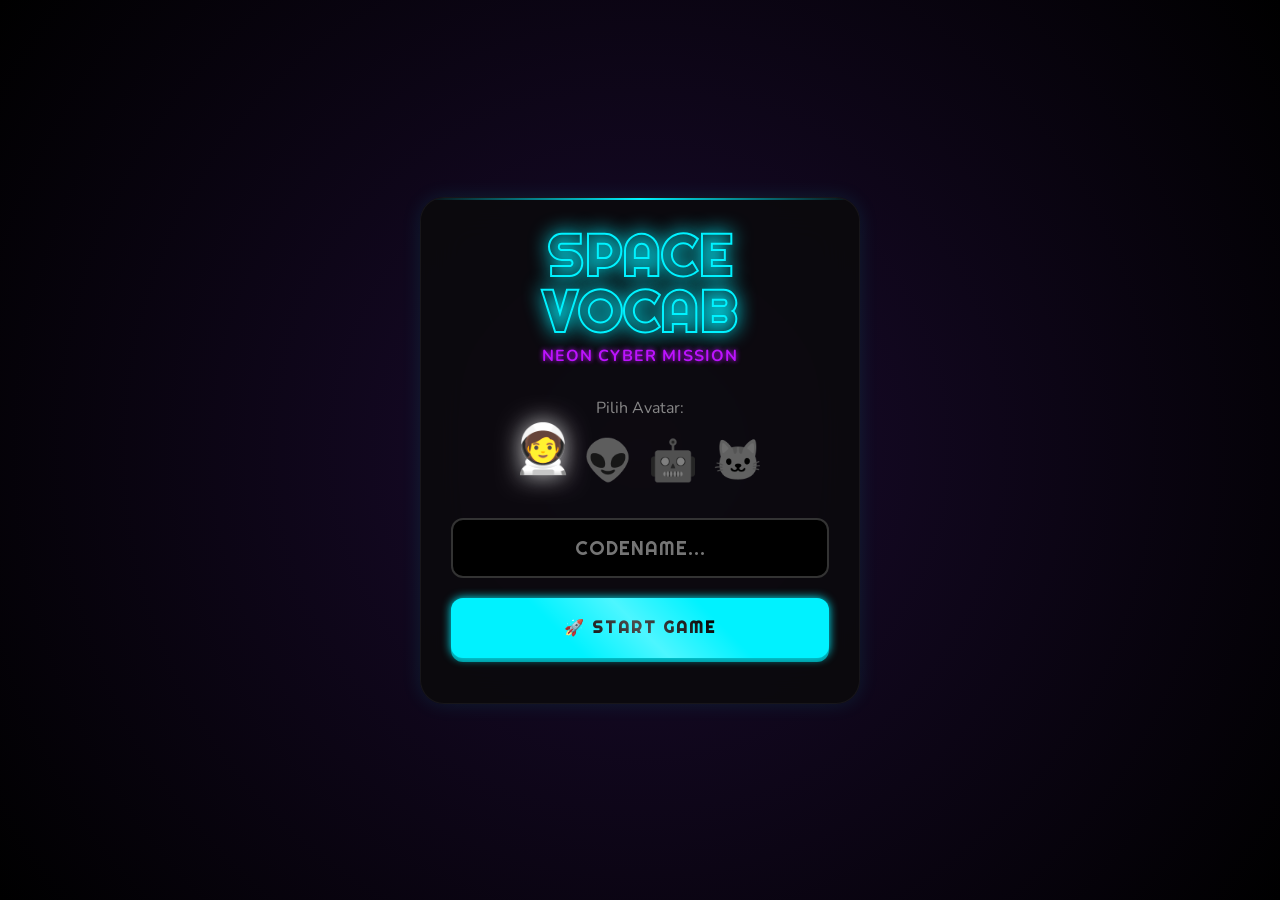
<file: index.html>
<!DOCTYPE html>
<html lang="id">

<head>
    <meta charset="UTF-8">
    <meta name="viewport" content="width=device-width, initial-scale=1.0, maximum-scale=1.0, user-scalable=no">
    <title>Space Vocab: Neon Edition</title>

    <link href="https://fonts.googleapis.com/css2?family=Nunito:wght@400;700;900&family=Righteous&display=swap"
        rel="stylesheet">

    <link rel="stylesheet" href="css/main.css">
    <link rel="stylesheet" href="css/login.css">

    <link rel="stylesheet" href="css/dashboard.css">
    <link rel="stylesheet" href="css/game.css">
    <link rel="stylesheet" href="css/leaderboard.css">
    <link rel="stylesheet" href="css/editor.css">
</head>

<body>

    <div class="area">
        <ul class="circles">
            <li></li>
            <li></li>
            <li></li>
            <li></li>
            <li></li>
            <li></li>
            <li></li>
            <li></li>
            <li></li>
            <li></li>
        </ul>
    </div>
    <canvas id="confetti-canvas"></canvas>

    <div id="app-container">

        <section id="login-screen" class="screen active">
            <div class="glass-panel center-panel">
                <div class="logo-area">
                    <h1 class="game-title">SPACE<br>VOCAB</h1>
                    <p class="subtitle">Neon Cyber Mission</p>
                </div>
                <div class="avatar-selector">
                    <p style="margin-bottom: 10px; color: #888;">Pilih Avatar:</p>
                    <div class="avatars-grid">
                        <div class="avatar-opt selected" data-avatar="🧑‍🚀">🧑‍🚀</div>
                        <div class="avatar-opt" data-avatar="👽">👽</div>
                        <div class="avatar-opt" data-avatar="🤖">🤖</div>
                        <div class="avatar-opt" data-avatar="🐱">🐱</div>
                    </div>
                </div>
                <div class="input-group" style="width: 100%;">
                    <input type="text" id="username-input" placeholder="CODENAME..." autocomplete="off" maxlength="10">
                </div>
                <button onclick="login()" class="btn-push btn-primary">🚀 START GAME</button>
            </div>
        </section>

        <section id="dashboard-screen" class="screen">
            <div class="glass-panel dashboard-panel">
                <header class="dash-header">
                    <div class="avatar-circle" id="display-avatar">🧑‍🚀</div>
                    <div class="user-details">
                        <h3 id="display-username">Player</h3>
                        <span class="badge">Rank: Cyber Cadet</span>
                        <div class="score-card">HIGHSCORE <span class="value" id="display-highscore">0</span></div>
                    </div>
                </header>
                <div class="menu-buttons">
                    <button onclick="showLevelSelect()" class="btn-menu btn-play">⚔️ PLAY STORY</button>
                    <button onclick="showLeaderboard()" class="btn-menu btn-rank">🏆 RANK</button>
                    <button onclick="logout()" class="btn-menu btn-exit">🚪 EXIT</button>
                </div>
            </div>
        </section>

        <section id="game-screen" class="screen">
            <div class="glass-panel game-panel">
                <div class="game-top-bar">
                    <button onclick="quitGame()" class="btn-icon"
                        style="font-size: 1.5rem; background:none; border:none; cursor:pointer;">🏳️</button>
                    <div class="score-pill">💎 <span id="current-score">0</span></div>
                    <div class="hp-wrapper">❤️ <div class="hp-track">
                            <div id="hp-fill"></div>
                        </div>
                    </div>
                </div>
                <div class="battle-stage">
                    <div class="enemy-floater">
                        <span class="enemy-emoji">👾</span>
                        <div class="shadow-pulse"></div>
                    </div>
                    <div class="question-card-pop">
                        <small style="color: #888; letter-spacing: 2px;">TRANSLATE:</small>
                        <h2 id="question-word">Loading...</h2>
                    </div>
                </div>
                <div class="control-deck">
                    <div id="feedback-area"></div>
                    <input type="text" id="answer-input" placeholder="JAWABAN..." autocomplete="off">
                    <button onclick="submitAnswer()" class="btn-push btn-action">⚡ FIRE! (ENTER)</button>
                </div>
            </div>
        </section>

        <section id="leaderboard-screen" class="screen">
            <div class="glass-panel center-panel">
                <h2>HALL OF FAME</h2>
                <ul id="leaderboard-list" class="scrollable-list"></ul>
                <button onclick="showDashboard()" class="btn-push btn-secondary">BACK TO BASE</button>
            </div>
        </section>

        <section id="level-screen" class="screen">
            <div class="glass-panel center-panel">
                <h2 style="color:var(--primary); margin-bottom:20px; text-shadow:0 0 10px var(--primary);">MISSION LOG
                </h2>

                <div id="level-list" class="scrollable-list" style="max-height: 300px; width:100%;"></div>

                <div style="margin-top: 20px; width: 100%;">
                    <button onclick="openEditor()" class="btn-push btn-action">➕ NEW MISSION</button>
                    <button onclick="showDashboard()" class="btn-push btn-secondary">BACK</button>
                </div>
            </div>
        </section>

        <section id="editor-screen" class="screen">
            <div class="glass-panel center-panel"
                style="justify-content: flex-start; padding-top: 30px; min-height: auto;">

                <h2 style="color:var(--secondary); margin-bottom:5px; text-shadow: 0 0 10px var(--secondary);">CREATE
                    MISSION</h2>
                <p id="day-label" style="color:#fff; margin-bottom:15px; font-weight:bold;">Day ...</p>

                <div style="width: 100%; text-align: left;">
                    <label class="input-label">PASTE WORDS HERE:</label>
                    <textarea id="input-bulk" class="neon-textarea" placeholder="Example:
                            Run - Lari
                            Walk - Jalan
                            Eat - Makan">
                    </textarea>
                </div>

                <button onclick="processBulkInput()" class="btn-push btn-action"
                    style="margin-top: 15px; margin-bottom: 15px;">
                    ⬇️ PROCESS & ADD
                </button>

                <div style="width:100%; text-align:left;">
                    <label class="input-label">PREVIEW:</label>
                    <ul id="preview-list" class="scrollable-list" style="height: 120px; margin-bottom: 15px;">
                    </ul>
                </div>

                <div style="display:flex; gap:10px; width:100%; margin-top: 0;">
                    <button onclick="saveLevel()" class="btn-push btn-primary">💾 SAVE</button>
                    <button onclick="showLevelSelect()" class="btn-push btn-danger">CANCEL</button>
                </div>
            </div>
        </section>

    </div>

    <audio id="sfx-win" src="assets/true.mp3"></audio>
    <audio id="sfx-lose" src="assets/wrong.mp3"></audio>

    <script src="js/core.js"></script>
    <script src="js/login.js"></script>

    <script src="js/dashboard.js"></script>
    <script src="js/game.js"></script>
    <script src="js/leaderboard.js"></script>
    <script src="js/editor.js"></script>

</body>

</html>
</file>
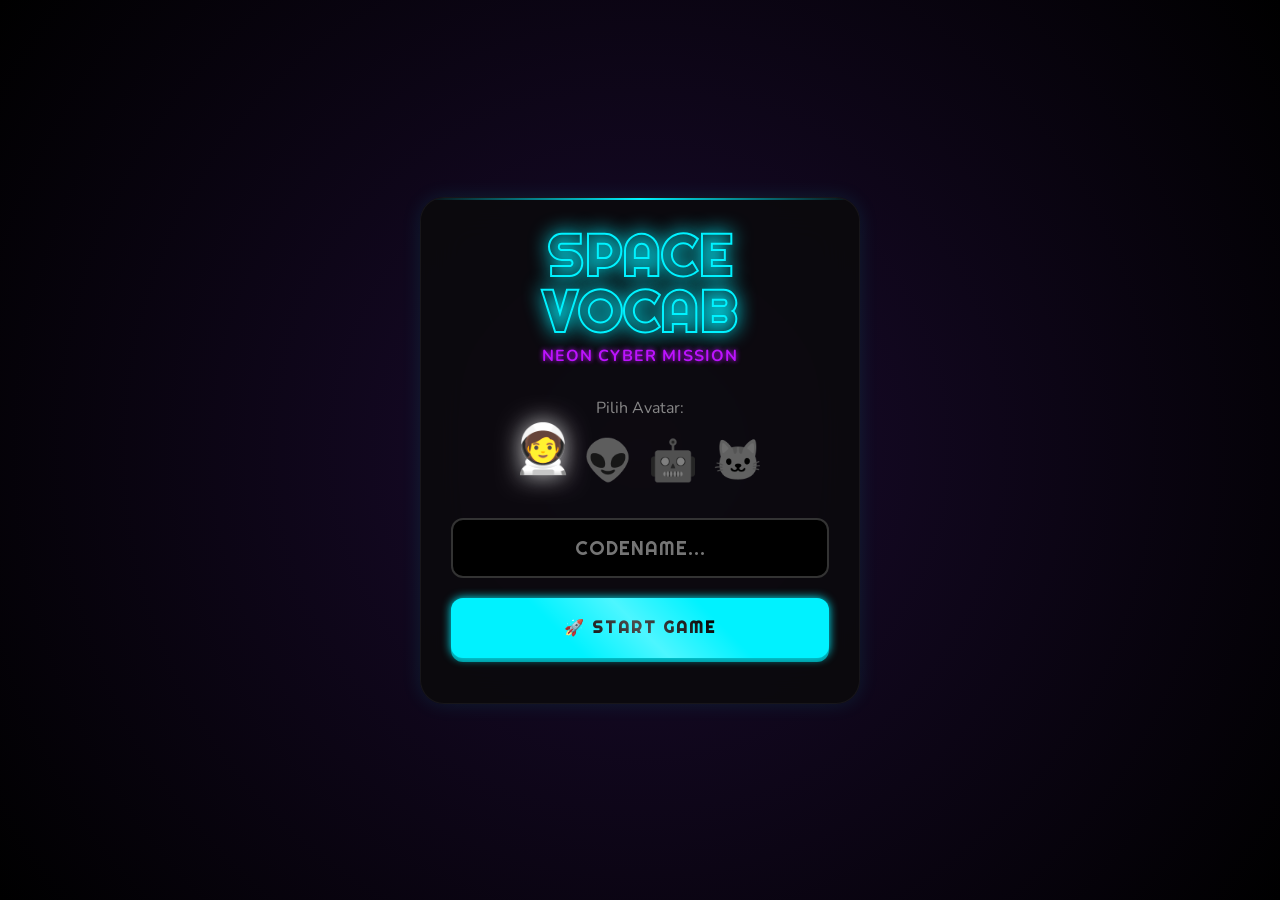
<file: english_1/index.html>
<!DOCTYPE html>
<html lang="id">

<head>
    <meta charset="UTF-8">
    <meta name="viewport" content="width=device-width, initial-scale=1.0, maximum-scale=1.0, user-scalable=no">
    <title>Space Vocab: Neon Edition</title>

    <link href="https://fonts.googleapis.com/css2?family=Nunito:wght@400;700;900&family=Righteous&display=swap"
        rel="stylesheet">

    <link rel="stylesheet" href="css/main.css">
    <link rel="stylesheet" href="css/login.css">

    <link rel="stylesheet" href="css/dashboard.css">
    <link rel="stylesheet" href="css/game.css">
    <link rel="stylesheet" href="css/leaderboard.css">
    <link rel="stylesheet" href="css/editor.css">
</head>

<body>

    <div class="area">
        <ul class="circles">
            <li></li>
            <li></li>
            <li></li>
            <li></li>
            <li></li>
            <li></li>
            <li></li>
            <li></li>
            <li></li>
            <li></li>
        </ul>
    </div>
    <canvas id="confetti-canvas"></canvas>

    <div id="app-container">

        <section id="login-screen" class="screen active">
            <div class="glass-panel center-panel">
                <div class="logo-area">
                    <h1 class="game-title">SPACE<br>VOCAB</h1>
                    <p class="subtitle">Neon Cyber Mission</p>
                </div>
                <div class="avatar-selector">
                    <p style="margin-bottom: 10px; color: #888;">Pilih Avatar:</p>
                    <div class="avatars-grid">
                        <div class="avatar-opt selected" data-avatar="🧑‍🚀">🧑‍🚀</div>
                        <div class="avatar-opt" data-avatar="👽">👽</div>
                        <div class="avatar-opt" data-avatar="🤖">🤖</div>
                        <div class="avatar-opt" data-avatar="🐱">🐱</div>
                    </div>
                </div>
                <div class="input-group" style="width: 100%;">
                    <input type="text" id="username-input" placeholder="CODENAME..." autocomplete="off" maxlength="10">
                </div>
                <button onclick="login()" class="btn-push btn-primary">🚀 START GAME</button>
            </div>
        </section>

        <section id="dashboard-screen" class="screen">
            <div class="glass-panel dashboard-panel">
                <header class="dash-header">
                    <div class="avatar-circle" id="display-avatar">🧑‍🚀</div>
                    <div class="user-details">
                        <h3 id="display-username">Player</h3>
                        <span class="badge">Rank: Cyber Cadet</span>
                        <div class="score-card">HIGHSCORE <span class="value" id="display-highscore">0</span></div>
                    </div>
                </header>
                <div class="menu-buttons">
                    <button onclick="showLevelSelect()" class="btn-menu btn-play">⚔️ PLAY STORY</button>
                    <button onclick="showGrammarMenu()" class="btn-menu btn-rank" style="background: linear-gradient(45deg, #8e2de2, #4a00e0);">📘 GRAMMAR</button>
                    <button onclick="showLeaderboard()" class="btn-menu btn-rank">🏆 RANK</button>
                    <button onclick="logout()" class="btn-menu btn-exit">🚪 EXIT</button>
                </div>
            </div>
        </section>

        <section id="game-screen" class="screen">
            <div class="glass-panel game-panel">
                <div class="game-top-bar">
                    <button onclick="quitGame()" class="btn-icon"
                        style="font-size: 1.5rem; background:none; border:none; cursor:pointer;">🏳️</button>
                    <div class="score-pill">💎 <span id="current-score">0</span></div>
                    <div class="hp-wrapper">❤️ <div class="hp-track">
                            <div id="hp-fill"></div>
                        </div>
                    </div>
                </div>
                <div class="battle-stage">
                    <div class="enemy-floater">
                        <span class="enemy-emoji">👾</span>
                        <div class="shadow-pulse"></div>
                    </div>
                    <div class="question-card-pop">
                        <small style="color: #888; letter-spacing: 2px;">TRANSLATE:</small>
                        <h2 id="question-word">Loading...</h2>
                    </div>
                </div>
                <div class="control-deck">
                    <div id="feedback-area"></div>
                    <input type="text" id="answer-input" placeholder="JAWABAN..." autocomplete="off">
                    <button onclick="submitAnswer()" class="btn-push btn-action">⚡ FIRE! (ENTER)</button>
                </div>
            </div>
        </section>

        <section id="leaderboard-screen" class="screen">
            <div class="glass-panel center-panel">
                <h2>HALL OF FAME</h2>
                <ul id="leaderboard-list" class="scrollable-list"></ul>
                <button onclick="showDashboard()" class="btn-push btn-secondary">BACK TO BASE</button>
            </div>
        </section>

        <section id="level-screen" class="screen">
            <div class="glass-panel center-panel">
                <h2 style="color:var(--primary); margin-bottom:20px; text-shadow:0 0 10px var(--primary);">MISSION LOG
                </h2>

                <div id="level-list" class="scrollable-list" style="max-height: 300px; width:100%;"></div>

                <div style="margin-top: 20px; width: 100%;">
                    <button onclick="openEditor()" class="btn-push btn-action">➕ NEW MISSION</button>
                    <button onclick="showDashboard()" class="btn-push btn-secondary">BACK</button>
                </div>
            </div>
        </section>

        <section id="editor-screen" class="screen">
            <div class="glass-panel center-panel"
                style="justify-content: flex-start; padding-top: 30px; min-height: auto;">

                <h2 style="color:var(--secondary); margin-bottom:5px; text-shadow: 0 0 10px var(--secondary);">CREATE
                    MISSION</h2>
                <p id="day-label" style="color:#fff; margin-bottom:15px; font-weight:bold;">Day ...</p>

                <div style="width: 100%; text-align: left;">
                    <label class="input-label">PASTE WORDS HERE:</label>
                    <textarea id="input-bulk" class="neon-textarea" placeholder="Example:
                            Run - Lari
                            Walk - Jalan
                            Eat - Makan">
                    </textarea>
                </div>

                <button onclick="processBulkInput()" class="btn-push btn-action"
                    style="margin-top: 15px; margin-bottom: 15px;">
                    ⬇️ PROCESS & ADD
                </button>

                <div style="width:100%; text-align:left;">
                    <label class="input-label">PREVIEW:</label>
                    <ul id="preview-list" class="scrollable-list" style="height: 120px; margin-bottom: 15px;">
                    </ul>
                </div>

                <div style="display:flex; gap:10px; width:100%; margin-top: 0;">
                    <button onclick="saveLevel()" class="btn-push btn-primary">💾 SAVE</button>
                    <button onclick="showLevelSelect()" class="btn-push btn-danger">CANCEL</button>
                </div>
            </div>
        </section>

        <!-- GRAMMAR MENU -->
        <section id="grammar-menu-screen" class="screen">
            <div class="glass-panel center-panel">
                <h2 style="color:var(--primary); margin-bottom:20px; text-shadow:0 0 10px var(--primary);">GRAMMAR LAB</h2>
                <div id="grammar-level-list" class="scrollable-list" style="width:100%; max-height:300px;"></div>
                <button onclick="showDashboard()" class="btn-push btn-secondary" style="margin-top:20px;">BACK TO BASE</button>
            </div>
        </section>

        <!-- GRAMMAR MATERIAL -->
        <section id="grammar-material-screen" class="screen">
            <div class="glass-panel center-panel" style="justify-content:flex-start; padding-top:30px;">
                <div id="material-content" style="width:100%; text-align:left; margin-bottom:20px;"></div>
                <button onclick="startGrammarQuiz()" class="btn-push btn-action">🚀 START QUIZ</button>
                <button onclick="showGrammarMenu()" class="btn-push btn-secondary" style="margin-top:10px;">BACK</button>
            </div>
        </section>

        <!-- GRAMMAR GAME -->
        <section id="grammar-game-screen" class="screen">
            <div class="glass-panel game-panel">
                <div class="game-top-bar">
                    <button onclick="showGrammarMenu()" class="btn-icon" style="font-size: 1.5rem; background:none; border:none; cursor:pointer;">🏳️</button>
                    <div class="score-pill">Q: <span id="grammar-progress">1/10</span></div>
                </div>
                
                <div style="margin-top: 20px; margin-bottom: 20px; width: 100%;">
                    <h3 style="color:#fff; margin-bottom:10px;">Arrange the Sentence:</h3>
                    <div id="sentence-display" style="min-height: 60px; background: rgba(0,0,0,0.3); border-radius: 15px; padding: 15px; display: flex; flex-wrap: wrap; align-items: center; justify-content: center; gap: 5px; border: 1px dashed #555;">
                        <span style="color:#666; font-style:italic;">Tap words below...</span>
                    </div>
                </div>

                <div id="word-pool" style="display: flex; flex-wrap: wrap; justify-content: center; gap: 10px; margin-bottom: 30px;">
                    <!-- Word buttons go here -->
                </div>

                <div class="control-deck">
                    <button onclick="checkGrammarAnswer()" class="btn-push btn-action">⚡ CHECK (ENTER)</button>
                    <button onclick="resetSentence()" class="btn-push btn-danger" style="margin-top:10px;">↺ RESET</button>
                </div>
            </div>
        </section>

    </div>

    <audio id="sfx-win" src="assets/true.mp3"></audio>
    <audio id="sfx-lose" src="assets/wrong.mp3"></audio>

    <script src="js/core.js"></script>
    <script src="js/login.js"></script>

    <script src="js/dashboard.js"></script>
    <script src="js/game.js"></script>
    <script src="js/leaderboard.js"></script>
    <script src="js/editor.js"></script>
    <script src="js/grammar.js"></script>

</body>

</html>
</file>
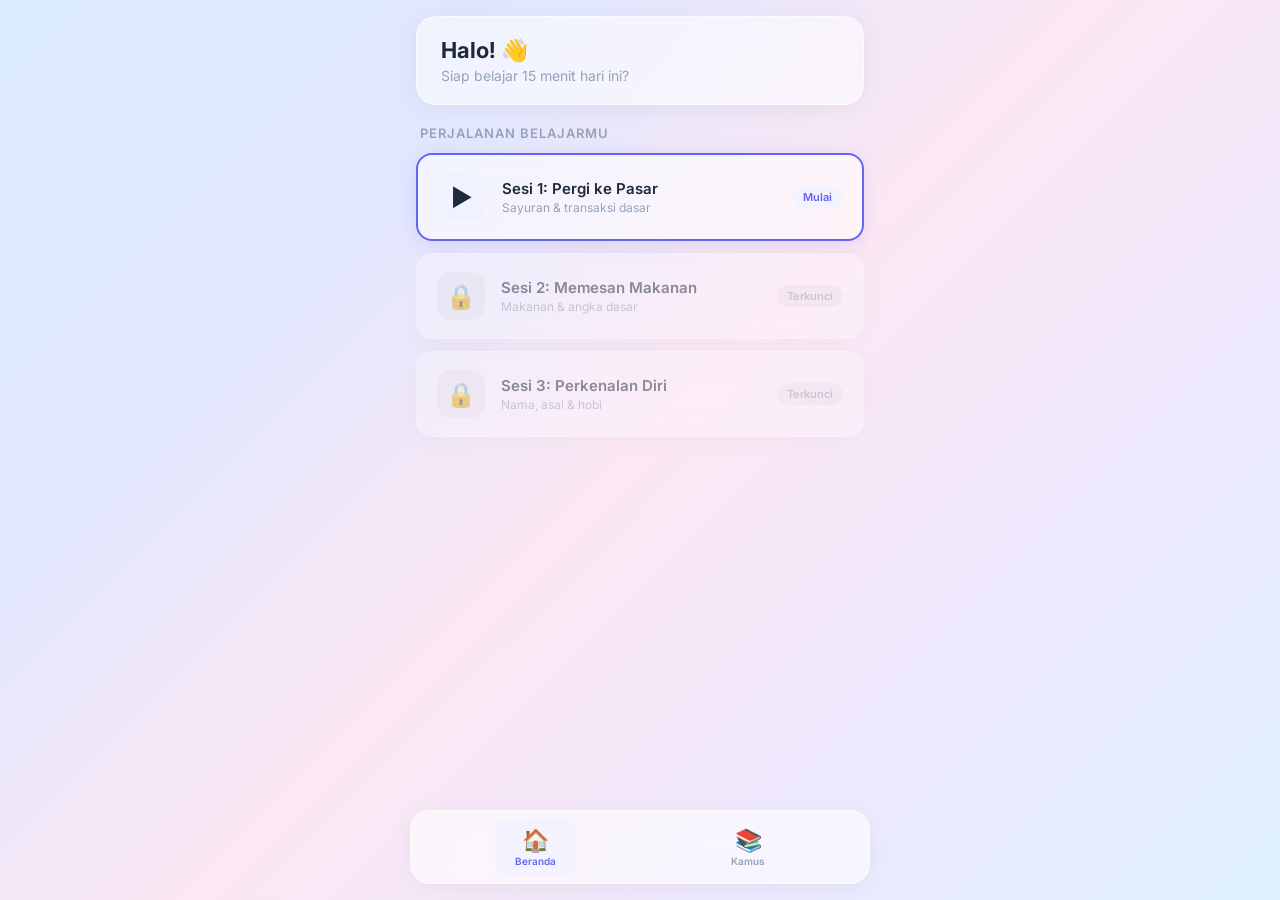
<file: english_2/web_belajar_minimalis.html>
<!DOCTYPE html>
<html lang="id">
<head>
<meta charset="UTF-8">
<meta name="viewport" content="width=device-width, initial-scale=1.0">
<title>Belajar Bahasa Inggris</title>
<link rel="stylesheet" href="style.css">
</head>
<body>
<div class="app" id="app">

  <!-- ========== VIEW: HOME ========== -->
  <div class="view show" id="viewHome">
    <div class="home-header glass">
      <div>
        <div class="greeting">Halo! 👋</div>
        <div class="greeting-sub">Siap belajar 15 menit hari ini?</div>
      </div>
    </div>

    <div class="section-title">Perjalanan Belajarmu</div>
    <div class="journey" id="journeyList"></div>
  </div>

  <!-- ========== VIEW: SESSION ========== -->
  <div class="view" id="viewSession">
    <!-- Session Header -->
    <div class="sess-header glass">
      <button class="back-btn" onclick="showView('viewHome')">← Kembali</button>
      <div class="sess-title" id="sessTitle">Sesi 1</div>
      <div class="sess-timer" id="sessTimer">15:00</div>
    </div>
    <!-- Step progress -->
    <div class="step-bar">
      <div class="step-dot active" id="sd0"></div>
      <div class="step-dot" id="sd1"></div>
      <div class="step-dot" id="sd2"></div>
    </div>
    <div class="step-labels">
      <span class="sl active" id="sl0">📖 Membaca</span>
      <span class="sl" id="sl1">🎧 Mendengar</span>
      <span class="sl" id="sl2">🗣️ Berbicara</span>
    </div>

    <!-- STEP 0: Reading -->
    <div class="panel glass show" id="step0">
      <h2>📖 Membaca</h2>
      <p class="hint">Baca teks di bawah. <strong>Klik kata bergaris</strong> untuk lihat artinya.</p>
      <div class="text-card glass-inner">
        <div class="lang-label">🇮🇩 Indonesia</div>
        <div class="id-text" id="readId"></div>
        <div class="lang-label" style="margin-top:12px;">🇬🇧 English</div>
        <div id="readEn"></div>
      </div>
      <div class="saved-section glass-inner">
        <div class="saved-title">📚 Kata Tersimpan</div>
        <div class="tags" id="savedTags"><span class="empty-tag">Belum ada — klik kata di atas</span></div>
      </div>
    </div>

    <!-- STEP 1: Listening -->
    <div class="panel glass" id="step1">
      <h2>🎧 Mendengar</h2>
      <p class="hint">Dengarkan audio dan ikuti teksnya.</p>
      <div class="player glass-inner">
        <button class="play-btn" id="playBtn" onclick="togglePlay()">▶</button>
        <div class="track"><div class="track-fill" id="tFill"></div></div>
        <span class="time" id="tTime">0:00</span>
      </div>
      <div class="sub-btns">
        <button class="sbtn on" onclick="setSub('both',this)">🇮🇩+🇬🇧</button>
        <button class="sbtn" onclick="setSub('en',this)">🇬🇧 Saja</button>
        <button class="sbtn" onclick="setSub('id',this)">🇮🇩 Saja</button>
        <button class="sbtn" onclick="setSub('off',this)">Sembunyikan</button>
      </div>
      <div class="transcript glass-inner">
        <div class="t-id" id="trId"></div>
        <div class="t-en" id="trEn"></div>
      </div>
    </div>

    <!-- STEP 2: Speaking -->
    <div class="panel glass" id="step2">
      <h2>🗣️ Berbicara</h2>
      <p class="hint">Deskripsikan gambar ini <strong>dengan suara lantang</strong> dalam bahasa Inggris.</p>
      <div class="speak-card glass-inner">
        <div class="emoji" id="speakEmoji"></div>
        <div class="prompt" id="speakPrompt"></div>
        <button class="hint-btn" onclick="document.getElementById('hintBox').classList.toggle('show')">💡 Lihat contoh jawaban</button>
        <div class="hint-box" id="hintBox">
          <div class="hint-en" id="speakEx"></div>
          <div class="hint-id" id="speakExId"></div>
        </div>
      </div>
    </div>

    <!-- STEP 3: Done -->
    <div class="panel glass" id="step3">
      <div class="done-screen">
        <div class="done-icon">✅</div>
        <h2>Sesi Selesai!</h2>
        <p class="hint" style="margin-bottom:16px;">Kamu sudah belajar 15 menit hari ini.</p>
        <div class="done-stat glass-inner"><span>📚</span> <span id="statW">0</span> kata baru dipelajari</div>
        <div class="done-stat glass-inner"><span>✅</span> 3 babak diselesaikan</div>
        <button class="nav-btn primary" onclick="finishSession()" style="margin-top:20px;width:100%;">Kembali ke Beranda</button>
      </div>
    </div>

    <!-- Nav buttons -->
    <div class="sess-nav" id="sessNav">
      <button class="nav-btn secondary" id="btnBack" onclick="prevStep()" style="visibility:hidden">← Kembali</button>
      <button class="nav-btn primary" id="btnNext" onclick="nextStep()">Lanjut ke Mendengar →</button>
    </div>
  </div>

  <!-- ========== VIEW: DICTIONARY ========== -->
  <div class="view" id="viewDict">
    <div class="home-header glass">
      <div>
        <div class="greeting">📚 Kamus Pribadi</div>
        <div class="greeting-sub" id="dictCount">0 kata tersimpan</div>
      </div>
    </div>
    <div class="dict-list" id="dictList">
      <div class="empty-dict">Belum ada kata tersimpan. Mulai belajar untuk mengisi kamusmu!</div>
    </div>
  </div>

  <!-- ========== BOTTOM NAV ========== -->
  <nav class="bottom-nav glass" id="bottomNav">
    <button class="bnav active" onclick="showView('viewHome',this)">🏠<span>Beranda</span></button>
    <button class="bnav" onclick="showView('viewDict',this)">📚<span>Kamus</span></button>
  </nav>
</div>

<!-- Word popup -->
<div class="popup glass" id="popup">
  <div class="pw" id="pW"></div>
  <div class="pp" id="pP"></div>
  <div class="pa" id="pA"></div>
  <div class="pc" id="pC"></div>
</div>

<script src="app.js"></script>
</body>
</html>
</file>
<file: css/main.css>
:root {
    --bg-dark: #050505;
    --primary: #00f2ff;
    --secondary: #bc13fe;
    --accent: #ff0055;
    --success: #00ff41;
    --text: #ffffff;
    --glass: rgba(10, 10, 10, 0.8);
    --glass-border: rgba(255, 255, 255, 0.05);
    --font-head: 'Righteous', cursive;
    --font-body: 'Nunito', sans-serif;
}

* {
    box-sizing: border-box;
    margin: 0;
    padding: 0;
    -webkit-tap-highlight-color: transparent;
    outline: none;
}

body {
    font-family: var(--font-body);
    background: var(--bg-dark);
    color: var(--text);
    height: 100vh;
    overflow: hidden;
    display: flex;
    justify-content: center;
    align-items: center;
}

/* Background Animation */
.area {
    position: absolute;
    width: 100%;
    height: 100%;
    top: 0;
    left: 0;
    z-index: -1;
    background: radial-gradient(circle at center, #1a0b2e 0%, #000000 100%);
}

.circles {
    position: absolute;
    top: 0;
    left: 0;
    width: 100%;
    height: 100%;
    overflow: hidden;
}

.circles li {
    position: absolute;
    display: block;
    list-style: none;
    width: 20px;
    height: 20px;
    background: transparent;
    border: 2px solid var(--primary);
    box-shadow: 0 0 10px var(--primary), inset 0 0 10px var(--primary);
    animation: animate 25s linear infinite;
    bottom: -150px;
    border-radius: 50%;
}

.circles li:nth-child(1) {
    left: 25%;
    width: 80px;
    height: 80px;
    border-color: var(--secondary);
    box-shadow: 0 0 15px var(--secondary);
    animation-delay: 0s;
}

.circles li:nth-child(2) {
    left: 10%;
    width: 20px;
    height: 20px;
    border-color: var(--success);
    box-shadow: 0 0 10px var(--success);
    animation-delay: 2s;
    animation-duration: 12s;
}

/* ... (Animasi circle lainnya boleh ditambah) ... */
@keyframes animate {
    0% {
        transform: translateY(0) rotate(0deg);
        opacity: 1;
    }

    100% {
        transform: translateY(-1000px) rotate(720deg);
        opacity: 0;
    }
}

#confetti-canvas {
    position: absolute;
    top: 0;
    left: 0;
    width: 100%;
    height: 100%;
    pointer-events: none;
    z-index: 100;
}

/* Layout & Transitions */
#app-container {
    width: 100%;
    height: 100%;
    max-width: 480px;
    position: relative;
}

.screen {
    display: none;
    width: 100%;
    height: 100%;
    padding: 20px;
    flex-direction: column;
    justify-content: center;
    animation: slideUpFade 0.5s cubic-bezier(0.68, -0.55, 0.27, 1.55);
}

.screen.active {
    display: flex;
}

@keyframes slideUpFade {
    from {
        opacity: 0;
        transform: translateY(50px) scale(0.9);
    }

    to {
        opacity: 1;
        transform: translateY(0) scale(1);
    }
}

/* Components: Glass Panel & Buttons */
.glass-panel {
    background: var(--glass);
    backdrop-filter: blur(20px);
    -webkit-backdrop-filter: blur(20px);
    border: 1px solid var(--glass-border);
    border-radius: 24px;
    padding: 30px;
    box-shadow: 0 0 20px rgba(0, 242, 255, 0.1);
    width: 100%;
    display: flex;
    flex-direction: column;
    align-items: center;
    text-align: center;
    position: relative;
    overflow: hidden;
}

.glass-panel::before {
    content: '';
    position: absolute;
    top: 0;
    left: 0;
    width: 100%;
    height: 2px;
    background: linear-gradient(90deg, transparent, var(--primary), transparent);
    animation: scanline 3s linear infinite;
}

@keyframes scanline {
    0% {
        transform: translateX(-100%);
    }

    100% {
        transform: translateX(100%);
    }
}

.btn-push {
    border: none;
    padding: 18px 30px;
    border-radius: 12px;
    font-family: var(--font-head);
    font-size: 1rem;
    cursor: pointer;
    width: 100%;
    transition: all 0.2s ease;
    text-transform: uppercase;
    letter-spacing: 2px;
    position: relative;
    margin-bottom: 15px;
    color: #000;
    font-weight: 900;
    overflow: hidden; 
    min-height: 60px;           /* Tinggi tombol minimal 60px (Sama rata) */
    display: flex;              /* Mode Flexbox */
    align-items: center;        /* Teks rata tengah Vertikal */
    justify-content: center;    /* Teks rata tengah Horizontal */
    gap: 10px;                  /* Jarak ikon dan teks */
    line-height: 1;             /* Baris teks rapat */
    
}

.btn-push::after {
    content: '';
    position: absolute;
    top: -50%;
    left: -50%;
    width: 200%;
    height: 200%;
    background: linear-gradient(transparent, rgba(255, 255, 255, 0.3), transparent);
    transform: rotate(45deg);
    animation: shimmer 3s infinite;
}

@keyframes shimmer {
    0% {
        transform: translateX(-100%) rotate(45deg);
    }

    100% {
        transform: translateX(100%) rotate(45deg);
    }
}

.btn-push:active {
    transform: translateY(4px);
    box-shadow: none !important;
}

/* Button Variants */
.btn-primary {
    background: var(--primary);
    box-shadow: 0 0 10px var(--primary), 0 4px 0 #008c94;
    animation: pulse-cyan 2s infinite;
}

.btn-secondary {
    background: transparent;
    border: 2px solid var(--primary);
    color: var(--primary);
    box-shadow: 0 0 5px var(--primary);
}

@keyframes pulse-cyan {

    0%,
    100% {
        box-shadow: 0 0 10px var(--primary), 0 4px 0 #008c94;
    }

    50% {
        box-shadow: 0 0 25px var(--primary), 0 4px 0 #008c94;
    }
}
</file>
<file: css/login.css>
.center-panel {
    justify-content: center;
    min-height: 450px;
}

.game-title {
    font-family: var(--font-head);
    font-size: 3.5rem;
    line-height: 1;
    margin-bottom: 5px;
    color: transparent;
    -webkit-text-stroke: 2px var(--primary);
    text-shadow: 0 0 20px var(--primary);
    letter-spacing: 2px;
}

.subtitle {
    font-size: 1rem;
    color: var(--secondary);
    letter-spacing: 1px;
    margin-bottom: 30px;
    text-transform: uppercase;
    font-weight: bold;
    text-shadow: 0 0 5px var(--secondary);
}

.avatars-grid {
    display: flex;
    gap: 15px;
    margin: 15px 0 30px 0;
}

.avatar-opt {
    font-size: 2.5rem;
    cursor: pointer;
    transition: 0.3s;
    filter: grayscale(1) brightness(0.5);
}

.avatar-opt:hover {
    filter: grayscale(0) brightness(1);
    transform: scale(1.1);
}

.avatar-opt.selected {
    filter: grayscale(0) brightness(1.2);
    transform: scale(1.2) translateY(-10px);
    text-shadow: 0 0 20px rgba(255, 255, 255, 0.8);
}

input[type="text"] {
    width: 100%;
    padding: 16px;
    border-radius: 12px;
    border: 2px solid #333;
    background: #000;
    color: var(--primary);
    font-size: 1.2rem;
    text-align: center;
    font-family: var(--font-head);
    margin-bottom: 20px;
    transition: 0.3s;
    text-transform: uppercase;
    letter-spacing: 1px;
}

input:focus {
    border-color: var(--primary);
    box-shadow: 0 0 15px var(--primary), inset 0 0 10px rgba(0, 242, 255, 0.2);
}
</file>
<file: css/dashboard.css>
.dashboard-panel {
    justify-content: center;
    padding: 40px 30px;
    max-width: 400px;
    margin: 0 auto;
}

.dash-header {
    display: flex;
    flex-direction: column;
    align-items: center;
    text-align: center;
    border-bottom: 1px solid rgba(255, 255, 255, 0.1);
    padding-bottom: 30px;
    margin-bottom: 30px;
    width: 100%;
}

.avatar-circle {
    width: 110px;
    height: 110px;
    border-radius: 50%;
    display: flex;
    align-items: center;
    justify-content: center;
    font-size: 55px;
    border: 3px solid var(--primary);
    box-shadow: 0 0 30px var(--primary), inset 0 0 20px rgba(0, 242, 255, 0.3);
    background: #000;
    margin-bottom: 15px;
}

.user-details h3 {
    font-family: var(--font-head);
    font-size: 1.5rem;
    color: white;
    margin: 0;
}

.user-details .badge {
    font-size: 0.9rem;
    color: #aaa;
    background: transparent;
    padding: 0;
    font-weight: normal;
}

.score-card {
    font-family: var(--font-head);
    font-size: 1.1rem;
    color: #fff;
    margin-top: 5px;
    letter-spacing: 1px;
}

.score-card .value {
    color: #ffd700;
    margin-left: 5px;
    font-weight: bold;
}

.menu-buttons {
    display: flex;
    flex-direction: column;
    gap: 20px;
    width: 100%;
}

.btn-menu {
    width: 100%;
    padding: 18px;
    border-radius: 15px;
    font-family: var(--font-head);
    font-size: 1.2rem;
    text-transform: uppercase;
    letter-spacing: 2px;
    cursor: pointer;
    transition: all 0.3s ease;
    display: flex;
    align-items: center;
    justify-content: center;
    gap: 10px;
    font-weight: 900;
    position: relative;
}

.btn-menu:hover {
    transform: translateY(-3px);
}

.btn-play {
    background: #bd00ff;
    border: none;
    color: white;
    box-shadow: 0 0 25px rgba(189, 0, 255, 0.5);
}

.btn-play:hover {
    background: #d542ff;
    box-shadow: 0 0 40px rgba(189, 0, 255, 0.8);
}

.btn-rank {
    background: transparent;
    border: 3px solid var(--primary);
    color: var(--primary);
    box-shadow: 0 0 10px var(--primary), inset 0 0 10px rgba(0, 242, 255, 0.1);
}

.btn-rank:hover {
    background: rgba(0, 242, 255, 0.1);
    box-shadow: 0 0 20px var(--primary);
}

.btn-exit {
    background: transparent;
    border: 3px solid var(--accent);
    color: var(--accent);
    box-shadow: 0 0 10px var(--accent), inset 0 0 10px rgba(255, 0, 85, 0.1);
}

.btn-exit:hover {
    background: rgba(255, 0, 85, 0.1);
    box-shadow: 0 0 20px var(--accent);
}
</file>
<file: css/game.css>
.game-panel {
    justify-content: space-between;
    height: 100%;
    max-height: 750px;
    padding: 20px;
}

.game-top-bar {
    width: 100%;
    display: flex;
    justify-content: space-between;
    align-items: center;
    margin-bottom: 20px;
}

.score-pill {
    background: rgba(0, 0, 0, 0.5);
    padding: 8px 20px;
    border-radius: 20px;
    font-weight: bold;
    color: var(--primary);
    border: 1px solid var(--primary);
    box-shadow: 0 0 10px var(--primary);
}

.hp-wrapper {
    display: flex;
    align-items: center;
    gap: 5px;
    color: var(--accent);
    font-weight: bold;
}

.hp-track {
    width: 120px;
    height: 15px;
    background: #111;
    border-radius: 10px;
    border: 1px solid #333;
    overflow: hidden;
}

#hp-fill {
    height: 100%;
    width: 100%;
    background: var(--accent);
    box-shadow: 0 0 10px var(--accent);
    transition: width 0.3s ease;
}

.battle-stage {
    flex-grow: 1;
    width: 100%;
    display: flex;
    flex-direction: column;
    align-items: center;
    justify-content: center;
    position: relative;
}

.enemy-emoji {
    font-size: 7rem;
    display: block;
    animation: float 3s ease-in-out infinite;
    filter: drop-shadow(0 0 30px var(--secondary));
}

.shadow-pulse {
    width: 80px;
    height: 20px;
    background: var(--secondary);
    border-radius: 50%;
    margin: -10px auto 0;
    opacity: 0.5;
    filter: blur(10px);
    animation: shadow 3s ease-in-out infinite;
}

.question-card-pop {
    background: rgba(0, 20, 40, 0.9);
    border: 1px solid var(--primary);
    color: var(--primary);
    padding: 20px 40px;
    border-radius: 20px;
    transform: rotate(-2deg);
    box-shadow: 0 0 20px rgba(0, 242, 255, 0.2);
    animation: popIn 0.5s cubic-bezier(0.175, 0.885, 0.32, 1.275);
    width: 100%;
    max-width: 300px;
    margin-bottom: 20px;
    text-align: center;
}

.question-card-pop h2 {
    font-size: 2.5rem;
    font-family: var(--font-head);
    margin-top: 5px;
    text-shadow: 0 0 10px var(--primary);
}

.control-deck {
    width: 100%;
}

.btn-action {
    background: var(--success);
    box-shadow: 0 0 15px var(--success), 0 6px 0 #008f24;
    font-size: 1.2rem;
    margin-top: 10px;
    animation: pulse-green 1.5s infinite;
}

#feedback-area {
    height: 30px;
    margin-bottom: 10px;
    font-weight: bold;
    font-size: 1.2rem;
    text-shadow: 0 0 5px black;
}

.msg-correct {
    color: var(--success);
    text-shadow: 0 0 15px var(--success);
}

.msg-wrong {
    color: var(--accent);
    text-shadow: 0 0 15px var(--accent);
}

@keyframes pulse-green {

    0%,
    100% {
        box-shadow: 0 0 10px var(--success), 0 6px 0 #008f24;
    }

    50% {
        box-shadow: 0 0 30px var(--success), 0 6px 0 #008f24;
    }
}

@keyframes float {

    0%,
    100% {
        transform: translateY(0);
    }

    50% {
        transform: translateY(-20px);
    }
}

@keyframes shadow {

    0%,
    100% {
        transform: scale(1);
        opacity: 0.5;
    }

    50% {
        transform: scale(0.7);
        opacity: 0.2;
    }
}

@keyframes popIn {
    from {
        opacity: 0;
        transform: scale(0.5) rotate(-10deg);
    }

    to {
        opacity: 1;
        transform: scale(1) rotate(-2deg);
    }
}

@keyframes shake {
    0% {
        transform: translateX(0);
    }

    25% {
        transform: translateX(-10px) rotate(-5deg);
    }

    75% {
        transform: translateX(10px) rotate(5deg);
    }

    100% {
        transform: translateX(0);
    }
}

.shake-anim {
    animation: shake 0.3s;
}

@media (max-height: 600px) {
    .game-panel {
        padding: 10px;
        gap: 5px;
    }

    .enemy-emoji {
        font-size: 4rem;
    }

    .question-card-pop {
        padding: 10px;
    }
}
</file>
<file: css/leaderboard.css>
#leaderboard-screen h2 {
    color: var(--primary);
    text-shadow: 0 0 15px var(--primary);
    margin-bottom: 30px;
    font-size: 2rem;
    letter-spacing: 2px;
}

.scrollable-list {
    width: 100%;
    max-height: 350px;
    overflow-y: auto;
    list-style: none;
    margin-bottom: 20px;
    padding-right: 5px;
}

.scrollable-list::-webkit-scrollbar {
    width: 6px;
}

.scrollable-list::-webkit-scrollbar-track {
    background: rgba(255, 255, 255, 0.05);
    border-radius: 3px;
}

.scrollable-list::-webkit-scrollbar-thumb {
    background: var(--primary);
    border-radius: 3px;
}

.scrollable-list li {
    background: linear-gradient(90deg, rgba(255, 255, 255, 0.03), transparent);
    padding: 18px 20px;
    margin-bottom: 15px;
    border-radius: 12px;
    display: flex;
    justify-content: space-between;
    align-items: center;
    border: 1px solid rgba(255, 255, 255, 0.05);
    border-left: 4px solid var(--primary);
    box-shadow: 0 5px 15px rgba(0, 0, 0, 0.3);
    transition: transform 0.2s, box-shadow 0.2s;
}

.scrollable-list li:hover {
    transform: translateX(5px);
    background: rgba(255, 255, 255, 0.08);
    box-shadow: 0 0 15px rgba(0, 242, 255, 0.2);
}

.player-info {
    display: flex;
    align-items: center;
    gap: 12px;
    font-size: 1.1rem;
    font-weight: bold;
    color: white;
}

.player-score {
    color: #ffd700;
    font-weight: 900;
    font-size: 1.2rem;
    text-shadow: 0 0 10px rgba(255, 215, 0, 0.5);
    background: rgba(0, 0, 0, 0.3);
    padding: 5px 12px;
    border-radius: 8px;
    border: 1px solid rgba(255, 215, 0, 0.3);
}
</file>
<file: css/editor.css>
/* css/editor.css */

/* --- FORM INPUT AREA --- */

/* Label di atas input (agar instruksi jelas) */
.input-label {
    display: block;
    text-align: left;
    color: #aaa;
    font-size: 0.9rem;
    margin-bottom: 8px;
    font-weight: bold;
    letter-spacing: 1px;
}

/* Kotak Input Massal (Textarea) yang Baru & Lebih Baik */
.neon-textarea {
    width: 100%;
    height: 180px; /* Tinggi otomatis besar */
    background: rgba(0, 0, 0, 0.5); /* Latar gelap transparan */
    border: 2px solid var(--secondary); /* Border Ungu Neon */
    border-radius: 15px;
    color: #ffffff; /* Teks putih */
    padding: 20px;
    font-family: 'Courier New', monospace; /* Font ala coding agar rapi */
    font-size: 1rem;
    line-height: 1.5;
    resize: none; /* Mencegah user menggeser manual */
    outline: none;
    box-shadow: inset 0 0 20px rgba(0,0,0,0.5); /* Bayangan ke dalam */
    transition: all 0.3s ease;
}

/* Efek saat kotak input diklik/aktif */
.neon-textarea:focus {
    border-color: var(--primary); /* Berubah jadi Cyan saat aktif */
    box-shadow: 0 0 25px rgba(0, 242, 255, 0.2), inset 0 0 10px rgba(0,0,0,0.8);
    background: rgba(0, 0, 0, 0.8);
}

/* Teks placeholder (contoh format) */
.neon-textarea::placeholder {
    color: rgba(255, 255, 255, 0.3);
    font-style: italic;
}


/* --- LEVEL SELECT LIST (DAFTAR HARI) --- */

.level-item {
    background: linear-gradient(90deg, rgba(0, 242, 255, 0.1), transparent);
    padding: 15px;
    margin-bottom: 10px;
    border-radius: 10px;
    border: 1px solid var(--primary);
    display: flex;
    justify-content: space-between;
    align-items: center;
    cursor: pointer;
    transition: all 0.3s ease;
}

.level-item:hover {
    background: var(--primary);
    color: black;
    box-shadow: 0 0 15px var(--primary);
    transform: translateX(5px);
}

/* Teks di dalam item level */
.level-item strong { 
    font-size: 1.2rem; 
    display: block;
}
.level-item span { 
    font-size: 0.9rem; 
    opacity: 0.8; 
}


/* --- PREVIEW LIST (DI DALAM EDITOR) --- */

.preview-item {
    display: flex;
    justify-content: space-between;
    align-items: center;
    background: rgba(255,255,255,0.05);
    padding: 10px 15px;
    border-radius: 8px;
    margin-bottom: 8px;
    border-left: 3px solid var(--secondary); /* Aksen ungu di kiri */
    animation: popIn 0.3s ease;
}

.preview-item span {
    font-size: 0.95rem;
    color: #ddd;
}

.preview-item b {
    color: var(--primary); /* Kata bahasa Inggris berwarna Cyan */
}

/* Tombol Hapus (X) */
.delete-btn {
    background: transparent;
    border: none;
    color: var(--accent); /* Merah/Pink */
    cursor: pointer;
    font-weight: bold;
    font-size: 1.4rem;
    line-height: 1;
    padding: 0 5px;
    transition: 0.2s;
}

.delete-btn:hover { 
    text-shadow: 0 0 8px var(--accent); 
    transform: scale(1.2);
}

/* Tambahan untuk Edit/Delete */

.level-actions {
    display: flex;
    gap: 10px;
    margin-top: 5px;
}

.action-btn {
    background: rgba(0,0,0,0.3);
    border: 1px solid var(--text);
    color: var(--text);
    border-radius: 5px;
    padding: 5px 10px;
    font-size: 0.8rem;
    cursor: pointer;
    transition: 0.2s;
}

.btn-edit:hover {
    background: var(--primary);
    color: #000;
    border-color: var(--primary);
}

.btn-delete:hover {
    background: var(--accent);
    color: white;
    border-color: var(--accent);
}

/* Animasi muncul item */
@keyframes popIn {
    from { opacity: 0; transform: scale(0.9); }
    to { opacity: 1; transform: scale(1); }
}
</file>
<file: english_1/css/main.css>
:root {
    --bg-dark: #050505;
    --primary: #00f2ff;
    --secondary: #bc13fe;
    --accent: #ff0055;
    --success: #00ff41;
    --text: #ffffff;
    --glass: rgba(10, 10, 10, 0.8);
    --glass-border: rgba(255, 255, 255, 0.05);
    --font-head: 'Righteous', cursive;
    --font-body: 'Nunito', sans-serif;
}

* {
    box-sizing: border-box;
    margin: 0;
    padding: 0;
    -webkit-tap-highlight-color: transparent;
    outline: none;
}

body {
    font-family: var(--font-body);
    background: var(--bg-dark);
    color: var(--text);
    height: 100vh;
    overflow: hidden;
    display: flex;
    justify-content: center;
    align-items: center;
}

/* Background Animation */
.area {
    position: absolute;
    width: 100%;
    height: 100%;
    top: 0;
    left: 0;
    z-index: -1;
    background: radial-gradient(circle at center, #1a0b2e 0%, #000000 100%);
}

.circles {
    position: absolute;
    top: 0;
    left: 0;
    width: 100%;
    height: 100%;
    overflow: hidden;
}

.circles li {
    position: absolute;
    display: block;
    list-style: none;
    width: 20px;
    height: 20px;
    background: transparent;
    border: 2px solid var(--primary);
    box-shadow: 0 0 10px var(--primary), inset 0 0 10px var(--primary);
    animation: animate 25s linear infinite;
    bottom: -150px;
    border-radius: 50%;
}

.circles li:nth-child(1) {
    left: 25%;
    width: 80px;
    height: 80px;
    border-color: var(--secondary);
    box-shadow: 0 0 15px var(--secondary);
    animation-delay: 0s;
}

.circles li:nth-child(2) {
    left: 10%;
    width: 20px;
    height: 20px;
    border-color: var(--success);
    box-shadow: 0 0 10px var(--success);
    animation-delay: 2s;
    animation-duration: 12s;
}

/* ... (Animasi circle lainnya boleh ditambah) ... */
@keyframes animate {
    0% {
        transform: translateY(0) rotate(0deg);
        opacity: 1;
    }

    100% {
        transform: translateY(-1000px) rotate(720deg);
        opacity: 0;
    }
}

#confetti-canvas {
    position: absolute;
    top: 0;
    left: 0;
    width: 100%;
    height: 100%;
    pointer-events: none;
    z-index: 100;
}

/* Layout & Transitions */
#app-container {
    width: 100%;
    height: 100%;
    max-width: 480px;
    position: relative;
}

.screen {
    display: none;
    width: 100%;
    height: 100%;
    padding: 20px;
    flex-direction: column;
    justify-content: center;
    animation: slideUpFade 0.5s cubic-bezier(0.68, -0.55, 0.27, 1.55);
}

.screen.active {
    display: flex;
}

@keyframes slideUpFade {
    from {
        opacity: 0;
        transform: translateY(50px) scale(0.9);
    }

    to {
        opacity: 1;
        transform: translateY(0) scale(1);
    }
}

/* Components: Glass Panel & Buttons */
.glass-panel {
    background: var(--glass);
    backdrop-filter: blur(20px);
    -webkit-backdrop-filter: blur(20px);
    border: 1px solid var(--glass-border);
    border-radius: 24px;
    padding: 30px;
    box-shadow: 0 0 20px rgba(0, 242, 255, 0.1);
    width: 100%;
    display: flex;
    flex-direction: column;
    align-items: center;
    text-align: center;
    position: relative;
    overflow: hidden;
}

.glass-panel::before {
    content: '';
    position: absolute;
    top: 0;
    left: 0;
    width: 100%;
    height: 2px;
    background: linear-gradient(90deg, transparent, var(--primary), transparent);
    animation: scanline 3s linear infinite;
}

@keyframes scanline {
    0% {
        transform: translateX(-100%);
    }

    100% {
        transform: translateX(100%);
    }
}

.btn-push {
    border: none;
    padding: 18px 30px;
    border-radius: 12px;
    font-family: var(--font-head);
    font-size: 1rem;
    cursor: pointer;
    width: 100%;
    transition: all 0.2s ease;
    text-transform: uppercase;
    letter-spacing: 2px;
    position: relative;
    margin-bottom: 15px;
    color: #000;
    font-weight: 900;
    overflow: hidden; 
    min-height: 60px;           /* Tinggi tombol minimal 60px (Sama rata) */
    display: flex;              /* Mode Flexbox */
    align-items: center;        /* Teks rata tengah Vertikal */
    justify-content: center;    /* Teks rata tengah Horizontal */
    gap: 10px;                  /* Jarak ikon dan teks */
    line-height: 1;             /* Baris teks rapat */
    
}

.btn-push::after {
    content: '';
    position: absolute;
    top: -50%;
    left: -50%;
    width: 200%;
    height: 200%;
    background: linear-gradient(transparent, rgba(255, 255, 255, 0.3), transparent);
    transform: rotate(45deg);
    animation: shimmer 3s infinite;
}

@keyframes shimmer {
    0% {
        transform: translateX(-100%) rotate(45deg);
    }

    100% {
        transform: translateX(100%) rotate(45deg);
    }
}

.btn-push:active {
    transform: translateY(4px);
    box-shadow: none !important;
}

/* Button Variants */
.btn-primary {
    background: var(--primary);
    box-shadow: 0 0 10px var(--primary), 0 4px 0 #008c94;
    animation: pulse-cyan 2s infinite;
}

.btn-secondary {
    background: transparent;
    border: 2px solid var(--primary);
    color: var(--primary);
    box-shadow: 0 0 5px var(--primary);
}

@keyframes pulse-cyan {

    0%,
    100% {
        box-shadow: 0 0 10px var(--primary), 0 4px 0 #008c94;
    }

    50% {
        box-shadow: 0 0 25px var(--primary), 0 4px 0 #008c94;
    }
}
</file>
<file: english_1/css/login.css>
.center-panel {
    justify-content: center;
    min-height: 450px;
}

.game-title {
    font-family: var(--font-head);
    font-size: 3.5rem;
    line-height: 1;
    margin-bottom: 5px;
    color: transparent;
    -webkit-text-stroke: 2px var(--primary);
    text-shadow: 0 0 20px var(--primary);
    letter-spacing: 2px;
}

.subtitle {
    font-size: 1rem;
    color: var(--secondary);
    letter-spacing: 1px;
    margin-bottom: 30px;
    text-transform: uppercase;
    font-weight: bold;
    text-shadow: 0 0 5px var(--secondary);
}

.avatars-grid {
    display: flex;
    gap: 15px;
    margin: 15px 0 30px 0;
}

.avatar-opt {
    font-size: 2.5rem;
    cursor: pointer;
    transition: 0.3s;
    filter: grayscale(1) brightness(0.5);
}

.avatar-opt:hover {
    filter: grayscale(0) brightness(1);
    transform: scale(1.1);
}

.avatar-opt.selected {
    filter: grayscale(0) brightness(1.2);
    transform: scale(1.2) translateY(-10px);
    text-shadow: 0 0 20px rgba(255, 255, 255, 0.8);
}

input[type="text"] {
    width: 100%;
    padding: 16px;
    border-radius: 12px;
    border: 2px solid #333;
    background: #000;
    color: var(--primary);
    font-size: 1.2rem;
    text-align: center;
    font-family: var(--font-head);
    margin-bottom: 20px;
    transition: 0.3s;
    text-transform: uppercase;
    letter-spacing: 1px;
}

input:focus {
    border-color: var(--primary);
    box-shadow: 0 0 15px var(--primary), inset 0 0 10px rgba(0, 242, 255, 0.2);
}
</file>
<file: english_1/css/dashboard.css>
.dashboard-panel {
    justify-content: center;
    padding: 40px 30px;
    max-width: 400px;
    margin: 0 auto;
}

.dash-header {
    display: flex;
    flex-direction: column;
    align-items: center;
    text-align: center;
    border-bottom: 1px solid rgba(255, 255, 255, 0.1);
    padding-bottom: 30px;
    margin-bottom: 30px;
    width: 100%;
}

.avatar-circle {
    width: 110px;
    height: 110px;
    border-radius: 50%;
    display: flex;
    align-items: center;
    justify-content: center;
    font-size: 55px;
    border: 3px solid var(--primary);
    box-shadow: 0 0 30px var(--primary), inset 0 0 20px rgba(0, 242, 255, 0.3);
    background: #000;
    margin-bottom: 15px;
}

.user-details h3 {
    font-family: var(--font-head);
    font-size: 1.5rem;
    color: white;
    margin: 0;
}

.user-details .badge {
    font-size: 0.9rem;
    color: #aaa;
    background: transparent;
    padding: 0;
    font-weight: normal;
}

.score-card {
    font-family: var(--font-head);
    font-size: 1.1rem;
    color: #fff;
    margin-top: 5px;
    letter-spacing: 1px;
}

.score-card .value {
    color: #ffd700;
    margin-left: 5px;
    font-weight: bold;
}

.menu-buttons {
    display: flex;
    flex-direction: column;
    gap: 20px;
    width: 100%;
}

.btn-menu {
    width: 100%;
    padding: 18px;
    border-radius: 15px;
    font-family: var(--font-head);
    font-size: 1.2rem;
    text-transform: uppercase;
    letter-spacing: 2px;
    cursor: pointer;
    transition: all 0.3s ease;
    display: flex;
    align-items: center;
    justify-content: center;
    gap: 10px;
    font-weight: 900;
    position: relative;
}

.btn-menu:hover {
    transform: translateY(-3px);
}

.btn-play {
    background: #bd00ff;
    border: none;
    color: white;
    box-shadow: 0 0 25px rgba(189, 0, 255, 0.5);
}

.btn-play:hover {
    background: #d542ff;
    box-shadow: 0 0 40px rgba(189, 0, 255, 0.8);
}

.btn-rank {
    background: transparent;
    border: 3px solid var(--primary);
    color: var(--primary);
    box-shadow: 0 0 10px var(--primary), inset 0 0 10px rgba(0, 242, 255, 0.1);
}

.btn-rank:hover {
    background: rgba(0, 242, 255, 0.1);
    box-shadow: 0 0 20px var(--primary);
}

.btn-exit {
    background: transparent;
    border: 3px solid var(--accent);
    color: var(--accent);
    box-shadow: 0 0 10px var(--accent), inset 0 0 10px rgba(255, 0, 85, 0.1);
}

.btn-exit:hover {
    background: rgba(255, 0, 85, 0.1);
    box-shadow: 0 0 20px var(--accent);
}
</file>
<file: english_1/css/game.css>
.game-panel {
    justify-content: space-between;
    height: 100%;
    max-height: 750px;
    padding: 20px;
}

.game-top-bar {
    width: 100%;
    display: flex;
    justify-content: space-between;
    align-items: center;
    margin-bottom: 20px;
}

.score-pill {
    background: rgba(0, 0, 0, 0.5);
    padding: 8px 20px;
    border-radius: 20px;
    font-weight: bold;
    color: var(--primary);
    border: 1px solid var(--primary);
    box-shadow: 0 0 10px var(--primary);
}

.hp-wrapper {
    display: flex;
    align-items: center;
    gap: 5px;
    color: var(--accent);
    font-weight: bold;
}

.hp-track {
    width: 120px;
    height: 15px;
    background: #111;
    border-radius: 10px;
    border: 1px solid #333;
    overflow: hidden;
}

#hp-fill {
    height: 100%;
    width: 100%;
    background: var(--accent);
    box-shadow: 0 0 10px var(--accent);
    transition: width 0.3s ease;
}

.battle-stage {
    flex-grow: 1;
    width: 100%;
    display: flex;
    flex-direction: column;
    align-items: center;
    justify-content: center;
    position: relative;
}

.enemy-emoji {
    font-size: 7rem;
    display: block;
    animation: float 3s ease-in-out infinite;
    filter: drop-shadow(0 0 30px var(--secondary));
}

.shadow-pulse {
    width: 80px;
    height: 20px;
    background: var(--secondary);
    border-radius: 50%;
    margin: -10px auto 0;
    opacity: 0.5;
    filter: blur(10px);
    animation: shadow 3s ease-in-out infinite;
}

.question-card-pop {
    background: rgba(0, 20, 40, 0.9);
    border: 1px solid var(--primary);
    color: var(--primary);
    padding: 20px 40px;
    border-radius: 20px;
    transform: rotate(-2deg);
    box-shadow: 0 0 20px rgba(0, 242, 255, 0.2);
    animation: popIn 0.5s cubic-bezier(0.175, 0.885, 0.32, 1.275);
    width: 100%;
    max-width: 300px;
    margin-bottom: 20px;
    text-align: center;
}

.question-card-pop h2 {
    font-size: 2.5rem;
    font-family: var(--font-head);
    margin-top: 5px;
    text-shadow: 0 0 10px var(--primary);
}

.control-deck {
    width: 100%;
}

.btn-action {
    background: var(--success);
    box-shadow: 0 0 15px var(--success), 0 6px 0 #008f24;
    font-size: 1.2rem;
    margin-top: 10px;
    animation: pulse-green 1.5s infinite;
}

#feedback-area {
    height: 30px;
    margin-bottom: 10px;
    font-weight: bold;
    font-size: 1.2rem;
    text-shadow: 0 0 5px black;
}

.msg-correct {
    color: var(--success);
    text-shadow: 0 0 15px var(--success);
}

.msg-wrong {
    color: var(--accent);
    text-shadow: 0 0 15px var(--accent);
}

@keyframes pulse-green {

    0%,
    100% {
        box-shadow: 0 0 10px var(--success), 0 6px 0 #008f24;
    }

    50% {
        box-shadow: 0 0 30px var(--success), 0 6px 0 #008f24;
    }
}

@keyframes float {

    0%,
    100% {
        transform: translateY(0);
    }

    50% {
        transform: translateY(-20px);
    }
}

@keyframes shadow {

    0%,
    100% {
        transform: scale(1);
        opacity: 0.5;
    }

    50% {
        transform: scale(0.7);
        opacity: 0.2;
    }
}

@keyframes popIn {
    from {
        opacity: 0;
        transform: scale(0.5) rotate(-10deg);
    }

    to {
        opacity: 1;
        transform: scale(1) rotate(-2deg);
    }
}

@keyframes shake {
    0% {
        transform: translateX(0);
    }

    25% {
        transform: translateX(-10px) rotate(-5deg);
    }

    75% {
        transform: translateX(10px) rotate(5deg);
    }

    100% {
        transform: translateX(0);
    }
}

.shake-anim {
    animation: shake 0.3s;
}

@media (max-height: 600px) {
    .game-panel {
        padding: 10px;
        gap: 5px;
    }

    .enemy-emoji {
        font-size: 4rem;
    }

    .question-card-pop {
        padding: 10px;
    }
}
</file>
<file: english_1/css/leaderboard.css>
#leaderboard-screen h2 {
    color: var(--primary);
    text-shadow: 0 0 15px var(--primary);
    margin-bottom: 30px;
    font-size: 2rem;
    letter-spacing: 2px;
}

.scrollable-list {
    width: 100%;
    max-height: 350px;
    overflow-y: auto;
    list-style: none;
    margin-bottom: 20px;
    padding-right: 5px;
}

.scrollable-list::-webkit-scrollbar {
    width: 6px;
}

.scrollable-list::-webkit-scrollbar-track {
    background: rgba(255, 255, 255, 0.05);
    border-radius: 3px;
}

.scrollable-list::-webkit-scrollbar-thumb {
    background: var(--primary);
    border-radius: 3px;
}

.scrollable-list li {
    background: linear-gradient(90deg, rgba(255, 255, 255, 0.03), transparent);
    padding: 18px 20px;
    margin-bottom: 15px;
    border-radius: 12px;
    display: flex;
    justify-content: space-between;
    align-items: center;
    border: 1px solid rgba(255, 255, 255, 0.05);
    border-left: 4px solid var(--primary);
    box-shadow: 0 5px 15px rgba(0, 0, 0, 0.3);
    transition: transform 0.2s, box-shadow 0.2s;
}

.scrollable-list li:hover {
    transform: translateX(5px);
    background: rgba(255, 255, 255, 0.08);
    box-shadow: 0 0 15px rgba(0, 242, 255, 0.2);
}

.player-info {
    display: flex;
    align-items: center;
    gap: 12px;
    font-size: 1.1rem;
    font-weight: bold;
    color: white;
}

.player-score {
    color: #ffd700;
    font-weight: 900;
    font-size: 1.2rem;
    text-shadow: 0 0 10px rgba(255, 215, 0, 0.5);
    background: rgba(0, 0, 0, 0.3);
    padding: 5px 12px;
    border-radius: 8px;
    border: 1px solid rgba(255, 215, 0, 0.3);
}
</file>
<file: english_1/css/editor.css>
/* css/editor.css */

/* --- FORM INPUT AREA --- */

/* Label di atas input (agar instruksi jelas) */
.input-label {
    display: block;
    text-align: left;
    color: #aaa;
    font-size: 0.9rem;
    margin-bottom: 8px;
    font-weight: bold;
    letter-spacing: 1px;
}

/* Kotak Input Massal (Textarea) yang Baru & Lebih Baik */
.neon-textarea {
    width: 100%;
    height: 180px; /* Tinggi otomatis besar */
    background: rgba(0, 0, 0, 0.5); /* Latar gelap transparan */
    border: 2px solid var(--secondary); /* Border Ungu Neon */
    border-radius: 15px;
    color: #ffffff; /* Teks putih */
    padding: 20px;
    font-family: 'Courier New', monospace; /* Font ala coding agar rapi */
    font-size: 1rem;
    line-height: 1.5;
    resize: none; /* Mencegah user menggeser manual */
    outline: none;
    box-shadow: inset 0 0 20px rgba(0,0,0,0.5); /* Bayangan ke dalam */
    transition: all 0.3s ease;
}

/* Efek saat kotak input diklik/aktif */
.neon-textarea:focus {
    border-color: var(--primary); /* Berubah jadi Cyan saat aktif */
    box-shadow: 0 0 25px rgba(0, 242, 255, 0.2), inset 0 0 10px rgba(0,0,0,0.8);
    background: rgba(0, 0, 0, 0.8);
}

/* Teks placeholder (contoh format) */
.neon-textarea::placeholder {
    color: rgba(255, 255, 255, 0.3);
    font-style: italic;
}


/* --- LEVEL SELECT LIST (DAFTAR HARI) --- */

.level-item {
    background: linear-gradient(90deg, rgba(0, 242, 255, 0.1), transparent);
    padding: 15px;
    margin-bottom: 10px;
    border-radius: 10px;
    border: 1px solid var(--primary);
    display: flex;
    justify-content: space-between;
    align-items: center;
    cursor: pointer;
    transition: all 0.3s ease;
}

.level-item:hover {
    background: var(--primary);
    color: black;
    box-shadow: 0 0 15px var(--primary);
    transform: translateX(5px);
}

/* Teks di dalam item level */
.level-item strong { 
    font-size: 1.2rem; 
    display: block;
}
.level-item span { 
    font-size: 0.9rem; 
    opacity: 0.8; 
}


/* --- PREVIEW LIST (DI DALAM EDITOR) --- */

.preview-item {
    display: flex;
    justify-content: space-between;
    align-items: center;
    background: rgba(255,255,255,0.05);
    padding: 10px 15px;
    border-radius: 8px;
    margin-bottom: 8px;
    border-left: 3px solid var(--secondary); /* Aksen ungu di kiri */
    animation: popIn 0.3s ease;
}

.preview-item span {
    font-size: 0.95rem;
    color: #ddd;
}

.preview-item b {
    color: var(--primary); /* Kata bahasa Inggris berwarna Cyan */
}

/* Tombol Hapus (X) */
.delete-btn {
    background: transparent;
    border: none;
    color: var(--accent); /* Merah/Pink */
    cursor: pointer;
    font-weight: bold;
    font-size: 1.4rem;
    line-height: 1;
    padding: 0 5px;
    transition: 0.2s;
}

.delete-btn:hover { 
    text-shadow: 0 0 8px var(--accent); 
    transform: scale(1.2);
}

/* Tambahan untuk Edit/Delete */

.level-actions {
    display: flex;
    gap: 10px;
    margin-top: 5px;
}

.action-btn {
    background: rgba(0,0,0,0.3);
    border: 1px solid var(--text);
    color: var(--text);
    border-radius: 5px;
    padding: 5px 10px;
    font-size: 0.8rem;
    cursor: pointer;
    transition: 0.2s;
}

.btn-edit:hover {
    background: var(--primary);
    color: #000;
    border-color: var(--primary);
}

.btn-delete:hover {
    background: var(--accent);
    color: white;
    border-color: var(--accent);
}

/* Animasi muncul item */
@keyframes popIn {
    from { opacity: 0; transform: scale(0.9); }
    to { opacity: 1; transform: scale(1); }
}
</file>
<file: english_2/style.css>
@import url('https://fonts.googleapis.com/css2?family=Inter:wght@400;500;600;700&display=swap');
:root{--glass:rgba(255,255,255,.55);--glass2:rgba(255,255,255,.35);--blur:blur(18px);--primary:#6366f1;--primary-h:#4f46e5;--txt:#1e293b;--muted:#94a3b8;--border:rgba(255,255,255,.6);--green:#10b981;--soft:rgba(238,242,255,.7);}
*{box-sizing:border-box;margin:0;padding:0;}
body{font-family:'Inter',sans-serif;color:var(--txt);min-height:100vh;
  background:linear-gradient(135deg,#dbeafe 0%,#e0e7ff 25%,#fce7f3 50%,#ede9fe 75%,#e0f2fe 100%);
  background-attachment:fixed;}
.app{max-width:480px;margin:0 auto;padding:16px 16px 90px;min-height:100vh;}

/* Glass */
.glass{background:var(--glass);backdrop-filter:var(--blur);-webkit-backdrop-filter:var(--blur);border:1px solid var(--border);box-shadow:0 4px 24px rgba(0,0,0,.05);}
.glass-inner{background:rgba(255,255,255,.4);backdrop-filter:blur(10px);border:1px solid var(--border);}

/* Views */
.view{display:none;animation:fadeUp .3s ease;}
.view.show{display:block;}
@keyframes fadeUp{from{opacity:0;transform:translateY(10px)}to{opacity:1;transform:translateY(0)}}

/* Home */
.home-header{border-radius:20px;padding:20px 24px;margin-bottom:20px;}
.greeting{font-size:22px;font-weight:700;}
.greeting-sub{font-size:14px;color:var(--muted);margin-top:4px;}
.section-title{font-size:13px;font-weight:600;color:var(--muted);text-transform:uppercase;letter-spacing:1px;margin-bottom:12px;padding-left:4px;}

/* Journey cards */
.journey{display:flex;flex-direction:column;gap:12px;}
.j-card{border-radius:16px;padding:18px 20px;cursor:pointer;transition:all .2s;display:flex;align-items:center;gap:16px;}
.j-card:hover{transform:translateY(-2px);box-shadow:0 8px 24px rgba(0,0,0,.08);}
.j-card.locked{opacity:.5;cursor:not-allowed;pointer-events:none;}
.j-card.done{opacity:.7;}
.j-card.active{border:2px solid var(--primary) !important;box-shadow:0 4px 20px rgba(99,102,241,.15);}
.j-icon{width:48px;height:48px;border-radius:14px;display:flex;align-items:center;justify-content:center;font-size:24px;flex-shrink:0;}
.j-icon.done-bg{background:rgba(16,185,129,.15);}
.j-icon.active-bg{background:var(--soft);}
.j-icon.locked-bg{background:rgba(0,0,0,.05);}
.j-body{flex:1;}
.j-title{font-size:15px;font-weight:600;margin-bottom:2px;}
.j-desc{font-size:12px;color:var(--muted);}
.j-status{font-size:11px;font-weight:600;padding:4px 10px;border-radius:99px;flex-shrink:0;}
.j-status.s-done{background:rgba(16,185,129,.15);color:var(--green);}
.j-status.s-active{background:var(--soft);color:var(--primary);}
.j-status.s-locked{background:rgba(0,0,0,.05);color:var(--muted);}

/* Session header */
.sess-header{border-radius:16px;padding:14px 18px;margin-bottom:16px;display:flex;align-items:center;justify-content:space-between;}
.back-btn{background:none;border:none;font-size:14px;font-weight:600;color:var(--primary);cursor:pointer;font-family:inherit;}
.sess-title{font-size:15px;font-weight:700;}
.sess-timer{font-size:13px;font-weight:600;color:var(--muted);font-variant-numeric:tabular-nums;}

/* Steps */
.step-bar{display:flex;gap:8px;margin-bottom:12px;}
.step-dot{flex:1;height:5px;border-radius:99px;background:rgba(255,255,255,.5);transition:background .3s;}
.step-dot.done{background:var(--green);}
.step-dot.active{background:var(--primary);}
.step-labels{display:flex;gap:6px;margin-bottom:16px;}
.sl{flex:1;text-align:center;font-size:11px;font-weight:600;color:var(--muted);padding:8px 4px;border-radius:10px;
  background:var(--glass2);backdrop-filter:var(--blur);border:1px solid transparent;transition:all .2s;}
.sl.active{color:var(--primary);background:var(--soft);border-color:rgba(99,102,241,.3);}
.sl.done{color:var(--green);}

/* Panel */
.panel{display:none;border-radius:20px;padding:22px;margin-bottom:12px;animation:fadeUp .3s ease;}
.panel.show{display:block;}
.panel h2{font-size:20px;margin-bottom:4px;}
.hint{color:var(--muted);font-size:13px;margin-bottom:16px;line-height:1.5;}

/* Reading */
.text-card{border-radius:14px;padding:16px;margin-bottom:14px;line-height:1.9;font-size:14px;}
.lang-label{font-size:10px;font-weight:600;text-transform:uppercase;letter-spacing:.8px;color:var(--muted);margin-bottom:4px;}
.id-text{font-size:13px;color:var(--muted);font-style:italic;line-height:1.7;}
.w{cursor:pointer;border-bottom:2px dashed #a5b4fc;padding:0 2px;border-radius:3px;transition:all .15s;}
.w:hover,.w.saved{background:var(--soft);color:var(--primary);}
.w.saved{border-bottom-style:solid;border-bottom-color:var(--primary);}
.saved-section{border-radius:14px;padding:14px;}
.saved-title{font-size:12px;color:var(--muted);margin-bottom:8px;font-weight:600;}
.tags{display:flex;flex-wrap:wrap;gap:6px;}
.tag{background:rgba(255,255,255,.6);color:var(--primary);padding:4px 12px;border-radius:99px;font-size:11px;font-weight:600;border:1px solid rgba(99,102,241,.15);}
.empty-tag{color:var(--muted);font-size:12px;}

/* Listening */
.player{border-radius:99px;padding:10px 16px;margin-bottom:14px;display:flex;align-items:center;gap:12px;}
.play-btn{width:42px;height:42px;border-radius:50%;background:var(--primary);color:#fff;border:none;font-size:15px;cursor:pointer;flex-shrink:0;transition:all .2s;box-shadow:0 4px 12px rgba(99,102,241,.25);}
.play-btn:hover{background:var(--primary-h);transform:scale(1.05);}
.track{flex:1;height:5px;background:rgba(0,0,0,.08);border-radius:99px;overflow:hidden;}
.track-fill{height:100%;background:linear-gradient(90deg,var(--primary),#818cf8);width:0%;transition:width .3s;border-radius:99px;}
.time{font-size:12px;color:var(--muted);font-weight:600;font-variant-numeric:tabular-nums;}
.sub-btns{display:flex;gap:6px;margin-bottom:14px;flex-wrap:wrap;}
.sbtn{padding:6px 12px;border:1px solid rgba(255,255,255,.5);background:rgba(255,255,255,.35);backdrop-filter:blur(8px);border-radius:8px;font-size:11px;font-weight:600;color:var(--muted);cursor:pointer;transition:all .2s;font-family:inherit;}
.sbtn:hover{background:rgba(255,255,255,.6);}
.sbtn.on{background:var(--soft);color:var(--primary);border-color:rgba(99,102,241,.3);}
.transcript{border-radius:14px;padding:16px;}
.t-id{color:var(--muted);font-style:italic;font-size:13px;margin-bottom:6px;line-height:1.6;}
.t-en{font-size:14px;font-weight:500;line-height:1.7;}

/* Speaking */
.speak-card{text-align:center;padding:32px 16px;border-radius:16px;border:2px dashed rgba(99,102,241,.2);}
.emoji{font-size:48px;margin-bottom:12px;letter-spacing:8px;}
.prompt{font-size:15px;font-weight:600;margin-bottom:20px;}
.hint-btn{background:var(--soft);color:var(--primary);border:none;padding:8px 18px;border-radius:99px;font-weight:600;font-size:12px;cursor:pointer;font-family:inherit;transition:all .2s;}
.hint-btn:hover{background:rgba(224,231,255,.8);}
.hint-box{display:none;margin-top:16px;padding:14px;background:rgba(255,255,255,.5);backdrop-filter:blur(8px);border-radius:10px;text-align:left;border-left:4px solid var(--primary);line-height:1.7;}
.hint-box.show{display:block;animation:fadeUp .3s ease;}
.hint-en{font-weight:700;font-size:13px;margin-bottom:4px;}
.hint-id{color:var(--muted);font-size:12px;}

/* Done */
.done-screen{text-align:center;padding:24px 0;}
.done-icon{font-size:48px;margin-bottom:12px;}
.done-stat{display:flex;align-items:center;gap:10px;font-size:13px;font-weight:500;padding:10px 14px;border-radius:12px;margin-bottom:8px;}

/* Session Nav */
.sess-nav{display:flex;justify-content:space-between;margin-top:4px;}
.nav-btn{padding:12px 24px;border-radius:12px;font-size:13px;font-weight:600;cursor:pointer;border:none;font-family:inherit;transition:all .2s;}
.nav-btn:hover{transform:translateY(-1px);}
.nav-btn.secondary{background:var(--glass);backdrop-filter:var(--blur);color:var(--txt);border:1px solid var(--border);}
.nav-btn.primary{background:var(--primary);color:#fff;box-shadow:0 4px 16px rgba(99,102,241,.25);}
.nav-btn.primary:hover{background:var(--primary-h);}
.nav-btn.green{background:var(--green);color:#fff;box-shadow:0 4px 16px rgba(16,185,129,.25);}

/* Bottom Nav */
.bottom-nav{position:fixed;bottom:16px;left:50%;transform:translateX(-50%);width:calc(100% - 32px);max-width:460px;border-radius:20px;padding:8px 16px;display:flex;justify-content:space-around;z-index:50;}
.bnav{background:none;border:none;display:flex;flex-direction:column;align-items:center;gap:2px;font-size:22px;cursor:pointer;padding:8px 20px;border-radius:12px;transition:all .2s;font-family:inherit;}
.bnav span{font-size:10px;font-weight:600;color:var(--muted);}
.bnav.active span{color:var(--primary);}
.bnav.active{background:var(--soft);}

/* Dictionary */
.dict-list{display:flex;flex-direction:column;gap:8px;}
.dict-item{border-radius:14px;padding:14px 16px;display:flex;align-items:center;gap:14px;}
.dict-word{font-size:15px;font-weight:700;color:var(--primary);}
.dict-pron{font-size:11px;color:var(--muted);}
.dict-id{font-size:13px;font-weight:500;margin-left:auto;}
.empty-dict{text-align:center;padding:40px 20px;color:var(--muted);font-size:13px;}

/* Popup */
.popup{display:none;position:fixed;z-index:99;border-radius:16px;padding:14px 16px;max-width:240px;pointer-events:none;}
.pw{font-size:16px;font-weight:700;color:var(--primary);}
.pp{font-size:12px;color:var(--muted);margin-bottom:6px;}
.pa{font-size:14px;font-weight:600;margin-bottom:6px;}
.pc{font-size:12px;color:var(--muted);font-style:italic;line-height:1.5;}
</file>
